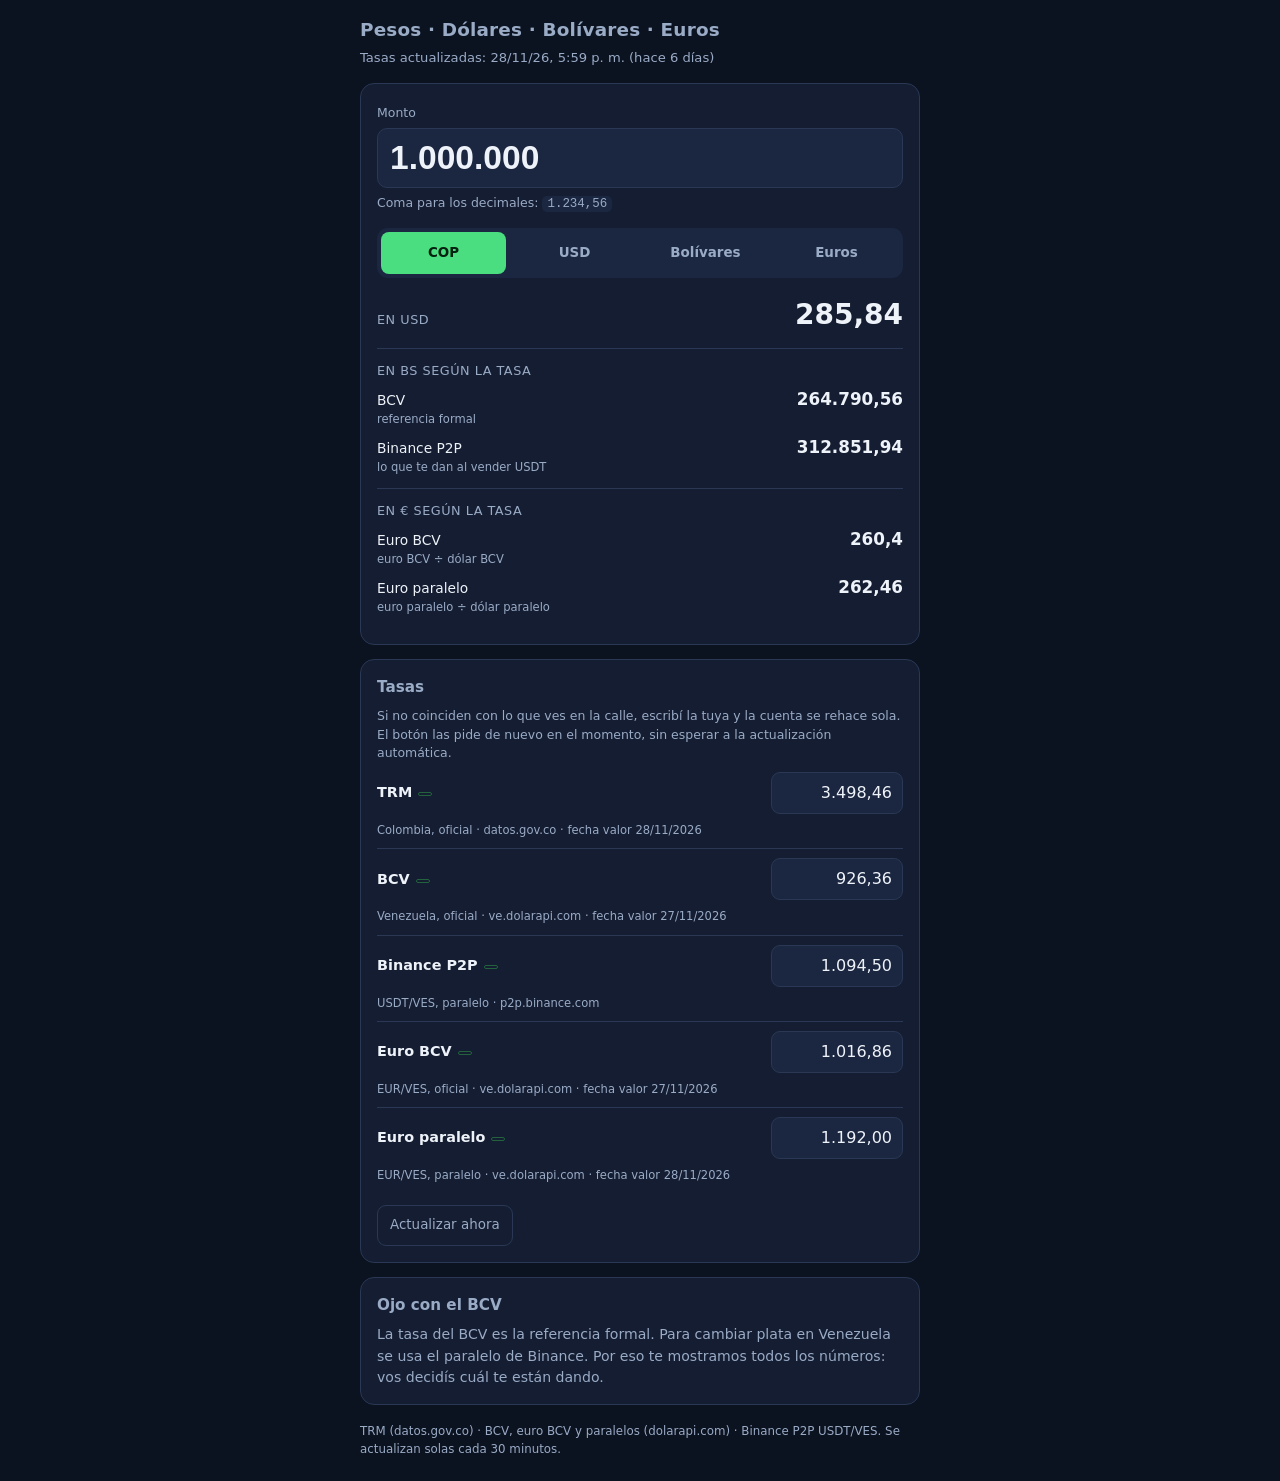
<file: index.html>
<!DOCTYPE html>
<html lang="es">
<head>
<meta charset="utf-8">
<meta name="viewport" content="width=device-width, initial-scale=1, viewport-fit=cover">
<title>Calculadora COP · USD · Bs · EUR</title>
<meta name="description" content="Conversor entre pesos colombianos, dólares, bolívares y euros con la TRM, el BCV y el paralelo de Binance P2P.">
<meta name="theme-color" content="#0b1220">
<meta name="mobile-web-app-capable" content="yes">
<link rel="manifest" href="manifest.webmanifest">
<link rel="icon" href="icon-192.png" sizes="192x192">
<link rel="apple-touch-icon" href="icon-192.png">
<link rel="stylesheet" href="styles.css">
</head>
<body>

<header class="top">
  <h1>Pesos · Dólares · Bolívares · Euros</h1>
  <p class="updated" id="updated">Cargando tasas…</p>
</header>

<main>
  <section class="card">
    <label class="field">
      <span class="field-label">Monto</span>
      <input id="amount" type="text" inputmode="decimal" autocomplete="off"
             spellcheck="false" enterkeyhint="done" value="1.000.000">
    </label>
    <p class="read-as" id="amount-note"></p>
    <p class="hint">Coma para los decimales: <code>1.234,56</code></p>

    <div class="tabs" id="currency" role="tablist" aria-label="Moneda de origen">
      <button type="button" role="tab" data-currency="COP" aria-selected="true">COP</button>
      <button type="button" role="tab" data-currency="USD" aria-selected="false">USD</button>
      <button type="button" role="tab" data-currency="VES" aria-selected="false">Bolívares</button>
      <button type="button" role="tab" data-currency="EUR" aria-selected="false">Euros</button>
    </div>

    <div id="results" class="results" aria-live="polite"></div>
  </section>

  <section class="card">
    <h2>Tasas</h2>
    <p class="hint">Si no coinciden con lo que ves en la calle, escribí la tuya y la cuenta se rehace sola.
       El botón las pide de nuevo en el momento, sin esperar a la actualización automática.</p>
    <div id="rates"></div>
    <div class="rates-actions">
      <button type="button" id="refresh" class="ghost">Actualizar ahora</button>
      <button type="button" id="reset-rates" class="ghost" hidden>Volver a las tasas automáticas</button>
    </div>
    <p class="refresh-status" id="refresh-status" role="status"></p>
  </section>

  <section class="card note">
    <h2>Ojo con el BCV</h2>
    <p>La tasa del BCV es la referencia formal. Para cambiar plata en Venezuela se usa el
       paralelo de Binance. Por eso te mostramos todos los números: vos decidís cuál te están dando.</p>
  </section>

  <noscript>
    <section class="card note">
      <p>Necesitás JavaScript para que la calculadora haga las cuentas.</p>
    </section>
  </noscript>
</main>

<footer class="foot">
  <p>TRM (datos.gov.co) · BCV, euro BCV y paralelos (dolarapi.com) · Binance P2P USDT/VES.
     Se actualizan solas cada 30 minutos.</p>
</footer>

<script src="calc.js"></script>
<script src="app.js"></script>
</body>
</html>
</file>
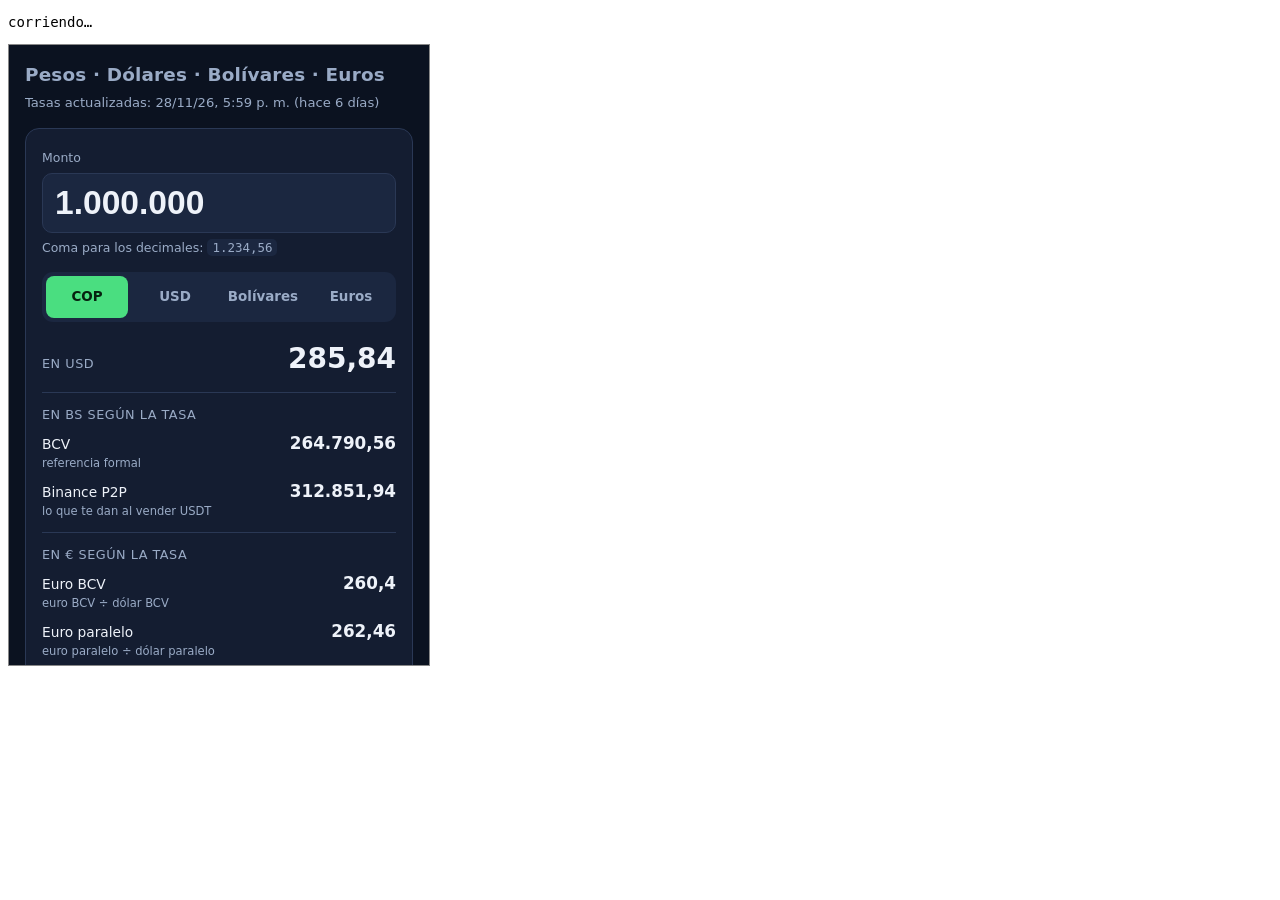
<file: tests/dom-check.html>
<!DOCTYPE html>
<html lang="es">
<head>
<meta charset="utf-8">
<title>Prueba de interacción</title>
<style>body { font: 14px monospace; } iframe { border: 1px solid #888; }</style>
</head>
<body>
<pre id="out">corriendo…</pre>
<iframe id="app" src="../index.html" width="420" height="620"></iframe>
<script>
/*
 * Drives the real page in a real browser, through a same-origin iframe, and
 * prints what the app did. `--dump-dom` alone cannot type, and the manual rate
 * field is exactly where the thousand-fold misreading used to happen.
 */
const out = document.getElementById('out');
const lines = [];

function say(name, actual) {
  lines.push(`${name}: ${JSON.stringify(actual)}`);
}

function type(win, element, text) {
  element.value = text;
  element.dispatchEvent(new win.Event('input', { bubbles: true }));
}

function done() {
  out.textContent = lines.join('\n');
}

/* The result blocks are read by the currency they lead to, so adding the euro
   cannot silently change what an earlier assertion was looking at. */
function blockFor(doc, label) {
  return [...doc.querySelectorAll('.result')]
    .find((block) => block.querySelector('.result-target').textContent.includes(label));
}

function linesFor(doc, label) {
  return [...blockFor(doc, label).querySelectorAll('.line-value')].map((n) => n.textContent);
}

function labelsFor(doc, label) {
  return [...blockFor(doc, label).querySelectorAll('.line-source')]
    .map((n) => n.firstChild.nodeValue);
}

window.addEventListener('load', () => {
  setTimeout(() => {
    try {
      const frame = document.getElementById('app');
      const doc = frame.contentDocument;
      const win = frame.contentWindow;

      // 1. Paste the Binance price, exactly as Binance shows it.
      const binance = doc.querySelector('[data-key="binance"]');
      type(win, binance, '1011.500');
      say('nota de la tasa', doc.querySelector('[data-read-as="binance"]').textContent.trim());
      say('quedo marcada como tu valor', binance.classList.contains('is-manual'));
      say('aparece el boton de volver', !doc.getElementById('reset-rates').hidden);

      // 2. The result must be built on 1011.5, not on 1011500 and not on the
      //    fetched rate. Only 1011.5 produces 317.907,81 here.
      say('resultado en Bs', linesFor(doc, 'Bs'));

      // 3. An amount that could be read two ways must say which one was used.
      type(win, doc.getElementById('amount'), '1000.500');
      say('nota del monto', doc.getElementById('amount-note').textContent.trim());

      // 4. Clearing the field must drop the override instead of using zero.
      type(win, binance, '');
      say('el boton de volver se esconde', doc.getElementById('reset-rates').hidden);
      say('vuelve la tasa automatica', linesFor(doc, 'Bs'));

      // 5. The euro: a fourth currency, five rates, and one line per coherent
      //    pair. With 10 EUR on screen the two Bs lines are the two euro
      //    readings of the live file, and COP crosses each of them with its own
      //    dollar, never with the other market's.
      type(win, doc.getElementById('amount'), '10');
      doc.querySelector('#currency button[data-currency="EUR"]').click();
      say('pestanas de moneda',
        [...doc.querySelectorAll('#currency button')].map((b) => b.dataset.currency));
      say('claves de las cinco tasas',
        [...doc.querySelectorAll('.rate-input')].map((n) => n.dataset.key));
      say('destinos desde EUR',
        [...doc.querySelectorAll('.result-target')].map((n) => n.textContent));
      say('etiquetas en Bs', labelsFor(doc, 'Bs'));
      say('etiquetas en COP', labelsFor(doc, 'COP'));
      say('10 EUR a Bs', linesFor(doc, 'Bs'));
      say('10 EUR a COP', linesFor(doc, 'COP'));

      // 6. A euro typed by hand must win like the dollar ones, and it must move
      //    only its own line: the official pair cannot follow the street euro.
      const usdOficial = () => linesFor(doc, 'USD')[0];
      const euroParalelo = doc.querySelector('[data-key="eur_paralelo"]');
      say('EUR a USD oficial antes', usdOficial());
      type(win, euroParalelo, '2000');
      say('EUR a USD oficial despues', usdOficial());
      say('EUR a USD paralelo despues', linesFor(doc, 'USD')[1]);
      say('10 EUR a Bs con el paralelo a mano', linesFor(doc, 'Bs'));
      type(win, euroParalelo, '');

      // 7. The refresh button has to reach the live sources from the browser.
      //    TRM, both DolarApi dollar rates and both euro rates are reachable;
      //    Binance P2P is not, which is why the button asks DolarApi for both
      //    Venezuelan dollar rates.
      say('existe el boton de actualizar', Boolean(doc.getElementById('refresh')));
      doc.getElementById('refresh').click();

      let tries = 0;
      const poll = () => {
        const status = doc.getElementById('refresh-status').textContent.trim();
        if (status && !status.startsWith('Consultando')) {
          say('estado del boton', status);
          say('marca de actualizacion', doc.getElementById('updated').textContent.trim());
          say('fuente de cada tasa', [...doc.querySelectorAll('.rate-meta')].map((n) => n.textContent.trim()));
          done();
          return;
        }
        if (++tries > 80) { say('estado del boton', 'SIN RESPUESTA tras 20s'); done(); return; }
        setTimeout(poll, 250);
      };
      setTimeout(poll, 500);
    } catch (error) {
      out.textContent = `ERROR: ${error.message}\n${lines.join('\n')}`;
    }
  }, 2500);
});
</script>
</body>
</html>
</file>
<file: styles.css>
:root {
  --bg: #0b1220;
  --card: #141d31;
  --card-2: #1b2740;
  --line: #2a3855;
  --text: #eef2f9;
  --muted: #9aabc6;
  --accent: #4ade80;
  --accent-dim: #22633d;
  --warn: #fbbf24;
  --radius: 14px;
}

* { box-sizing: border-box; }

html { -webkit-text-size-adjust: 100%; }

body {
  margin: 0;
  padding: max(16px, env(safe-area-inset-top)) 16px
           max(24px, env(safe-area-inset-bottom));
  background: var(--bg);
  color: var(--text);
  font: 16px/1.5 system-ui, -apple-system, "Segoe UI", Roboto, sans-serif;
}

main { max-width: 560px; margin: 0 auto; }

/* --- header ------------------------------------------------------------ */

.top { max-width: 560px; margin: 0 auto 16px; }

.top h1 {
  margin: 0 0 4px;
  font-size: 1.15rem;
  letter-spacing: 0.01em;
  color: var(--muted);
  font-weight: 600;
}

.updated { margin: 0; font-size: 0.82rem; color: var(--muted); }
.updated.is-stale { color: var(--warn); }

/* --- cards ------------------------------------------------------------- */

.card {
  background: var(--card);
  border: 1px solid var(--line);
  border-radius: var(--radius);
  padding: 16px;
  margin-bottom: 14px;
}

.card h2 { margin: 0 0 8px; font-size: 0.95rem; color: var(--muted); font-weight: 600; }

.hint { margin: 6px 0 0; font-size: 0.78rem; color: var(--muted); }
.hint code { background: var(--card-2); padding: 1px 5px; border-radius: 5px; }

/* Says out loud how a typed number was read, so a misread magnitude is visible
   while typing instead of silently multiplying every result. */
.read-as { margin: 4px 0 0; font-size: 0.78rem; color: var(--accent); }
.read-as:empty { display: none; }
.rate-meta .read-as { color: var(--accent); }

.note p { margin: 0; font-size: 0.88rem; color: var(--muted); }

/* --- amount input ------------------------------------------------------ */

.field { display: block; }
.field-label { font-size: 0.78rem; color: var(--muted); }

.field input {
  width: 100%;
  margin-top: 4px;
  padding: 10px 12px;
  font-size: 1.9rem;
  font-variant-numeric: tabular-nums;
  font-weight: 700;
  color: var(--text);
  background: var(--card-2);
  border: 1px solid var(--line);
  border-radius: 10px;
}

.field input:focus { outline: 2px solid var(--accent); outline-offset: 1px; }

/* --- currency tabs ----------------------------------------------------- */

.tabs {
  display: grid;
  /* Four currencies: COP, USD, Bolívares, Euros. */
  grid-template-columns: repeat(4, 1fr);
  gap: 6px;
  margin-top: 14px;
  padding: 4px;
  background: var(--card-2);
  border-radius: 11px;
}

.tabs button {
  padding: 11px 2px;
  font: inherit;
  /* Four labels on a 320px screen: "Bolívares" has to fit in one column. */
  font-size: 0.84rem;
  font-weight: 600;
  white-space: nowrap;
  color: var(--muted);
  background: transparent;
  border: 0;
  border-radius: 8px;
  cursor: pointer;
}

.tabs button[aria-selected="true"] { background: var(--accent); color: #06210f; }

/* --- results ----------------------------------------------------------- */

.results { margin-top: 16px; }

.result {
  padding: 12px 0;
  border-top: 1px solid var(--line);
}

.result:first-child { border-top: 0; padding-top: 0; }

.result-head {
  display: flex;
  justify-content: space-between;
  align-items: baseline;
  gap: 8px;
}

.result-target { font-size: 0.8rem; color: var(--muted); text-transform: uppercase; letter-spacing: 0.04em; }

.result-value {
  font-size: 1.5rem;
  font-weight: 700;
  font-variant-numeric: tabular-nums;
  text-align: right;
}

.line {
  display: flex;
  justify-content: space-between;
  align-items: baseline;
  gap: 10px;
  padding: 7px 0 0;
}

.line-source { font-size: 0.86rem; color: var(--text); }
.line-hint { display: block; font-size: 0.72rem; color: var(--muted); }

.line-value {
  font-size: 1.05rem;
  font-weight: 600;
  font-variant-numeric: tabular-nums;
  white-space: nowrap;
}

.result.from-ves .line-value { color: var(--accent); }

/* --- rates panel ------------------------------------------------------- */

.rate-row {
  display: grid;
  grid-template-columns: 1fr auto;
  align-items: center;
  gap: 8px 10px;
  padding: 9px 0;
  border-top: 1px solid var(--line);
}

.rate-row:first-child { border-top: 0; }

.rate-name { font-size: 0.9rem; font-weight: 600; }
.rate-name .tag {
  display: inline-block;
  margin-left: 6px;
  padding: 1px 6px;
  font-size: 0.66rem;
  font-weight: 600;
  vertical-align: 1px;
  color: var(--accent);
  border: 1px solid var(--accent-dim);
  border-radius: 20px;
}

.rate-name .tag.stale { color: var(--warn); border-color: var(--warn); }

.rate-meta { grid-column: 1 / -1; font-size: 0.72rem; color: var(--muted); }

.rate-input {
  width: 132px;
  padding: 8px 10px;
  font: inherit;
  font-variant-numeric: tabular-nums;
  text-align: right;
  color: var(--text);
  background: var(--card-2);
  border: 1px solid var(--line);
  border-radius: 9px;
}

.rate-input:focus { outline: 2px solid var(--accent); outline-offset: 1px; }
.rate-input.is-manual { border-color: var(--accent); color: var(--accent); }

.ghost {
  margin-top: 12px;
  padding: 9px 12px;
  font: inherit;
  font-size: 0.84rem;
  color: var(--muted);
  background: transparent;
  border: 1px solid var(--line);
  border-radius: 9px;
  cursor: pointer;
}

.ghost:hover { color: var(--text); border-color: var(--muted); }
.ghost:disabled { opacity: 0.55; cursor: progress; }

.rates-actions { display: flex; flex-wrap: wrap; gap: 8px; }

.refresh-status { margin: 8px 0 0; font-size: 0.78rem; color: var(--muted); }
.refresh-status:empty { display: none; }

/* --- footer ------------------------------------------------------------ */

.foot {
  max-width: 560px;
  margin: 18px auto 0;
  font-size: 0.74rem;
  color: var(--muted);
}

.foot p { margin: 0; }

@media (min-width: 420px) {
  .result-value { font-size: 1.75rem; }
  .field input { font-size: 2.1rem; }
}
</file>
